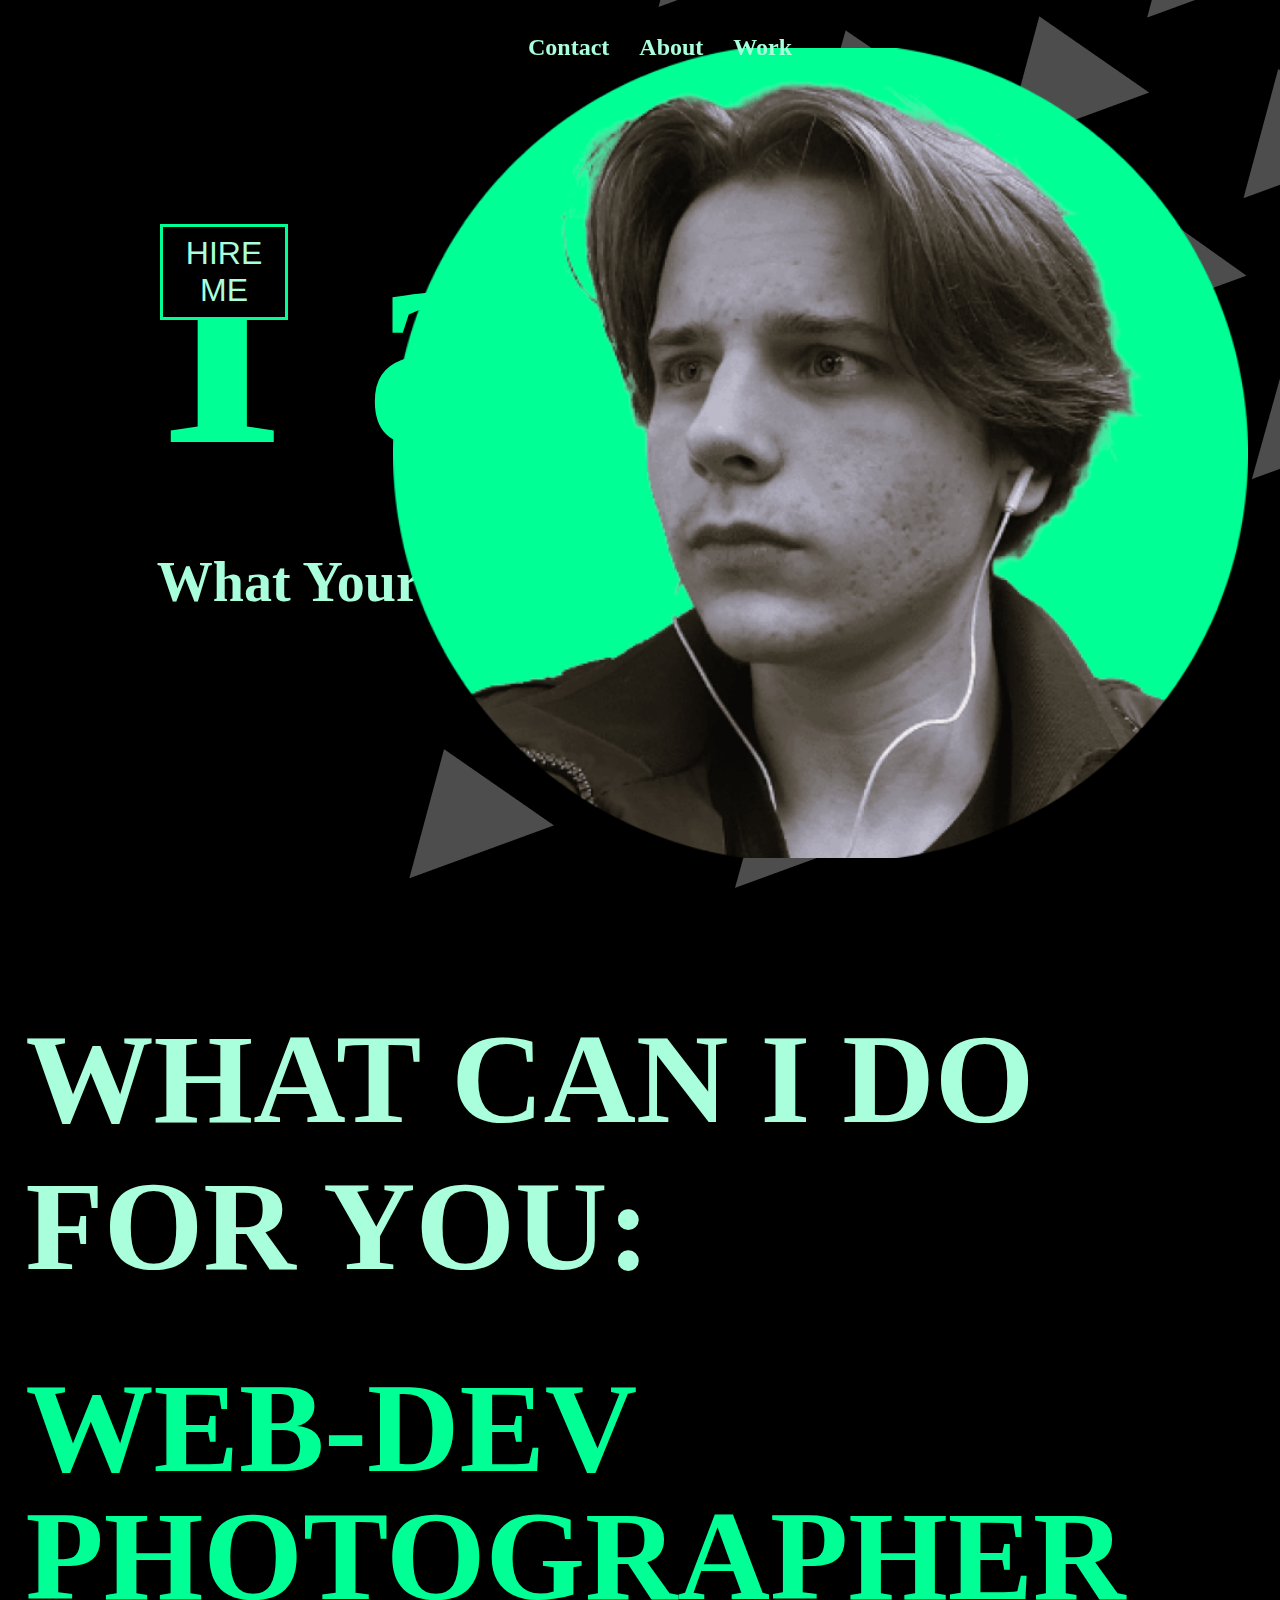
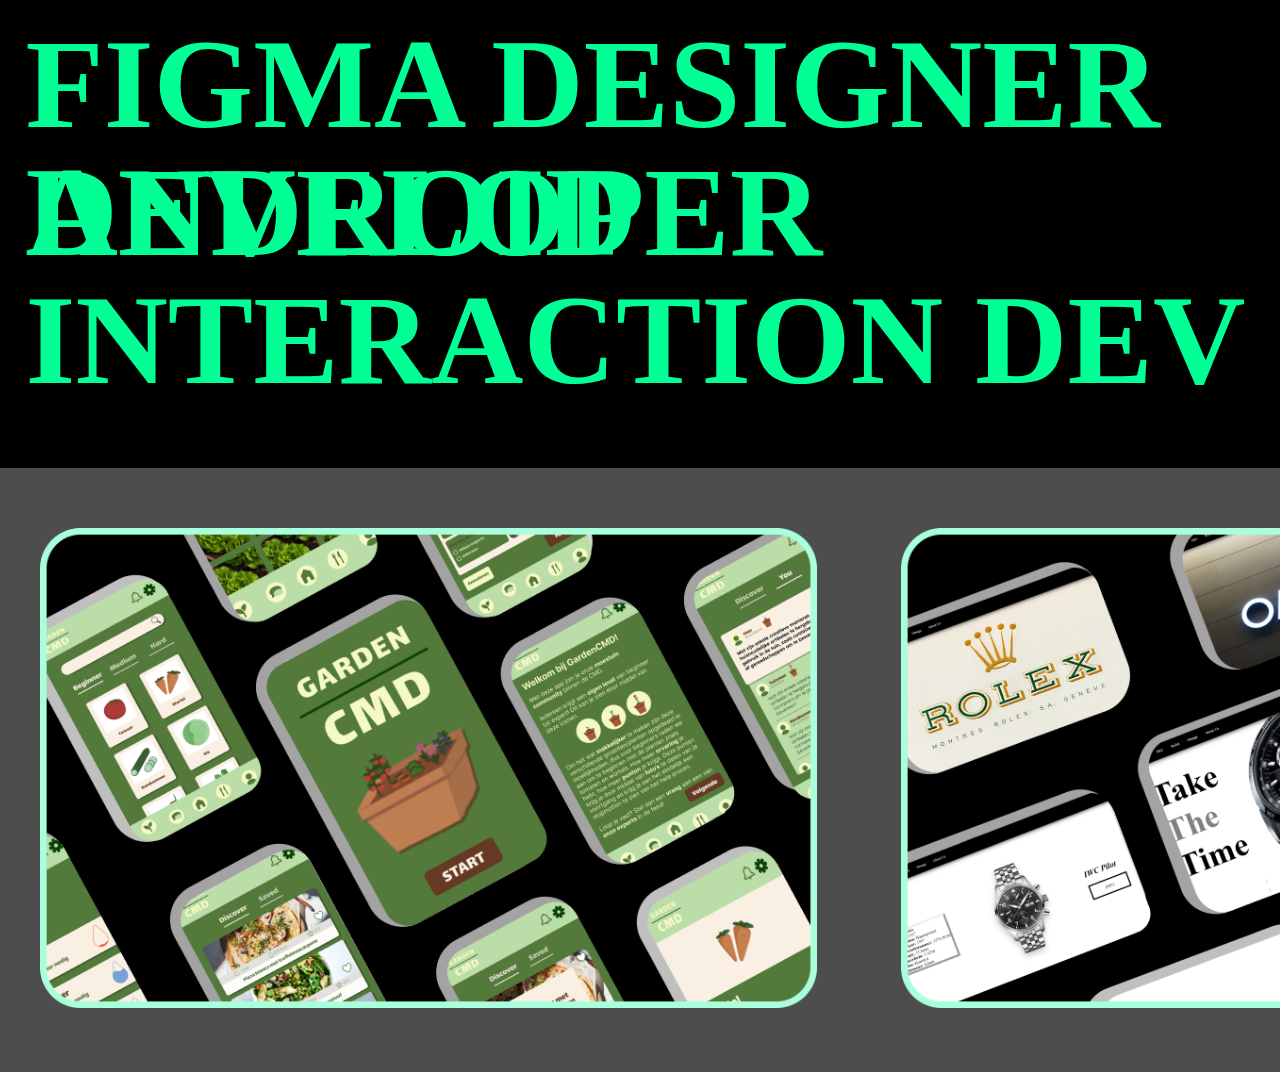
<file: index.html>
<!-- Inspo: https://www.juulvrasdonk.nl/ -->

<!DOCTYPE html>
<html lang="en">
<head>
    <meta charset="UTF-8">
    <meta name="viewport" content="width=device-width, initial-scale=1.0">
    <link rel="stylesheet" href="style.css">
    <title>Portfolio</title>
</head>
<body>
    <header class="navbar">
        <div class="container">
          <nav>
            <ul>
              <li><a href="#contact">Contact</a></li>
              <li><a href="#about">About</a></li>
              <li><a href="#work">Work</a></li>
            </ul>
          </nav>
        </div>
    </header>
    <main>
        <section id="contact">
          <article>
            <h1>I am</h1>
            <h2>What Your Business Needs</h2>
            <img src="img/faceshot.png">
            <img src="img/arrow_bg.png">
            <button>HIRE ME</button>
          </article>
        </section>
        <section id="about">
          <h2>WHAT CAN I DO FOR YOU:</h2>
          <article><h3>WEB-DEV</h3></article>
          <article><h3>PHOTOGRAPHER</h3></article>
          <article><h3>FIGMA DESIGNER</h3></article>
          <article><h3>ANDROID DEVELOPER</h3></article>
          <article><h3>INTERACTION DEV</h3></article>
        </section>
        <section id="work">
          <div class="work-slide">
            <img src="img/GaredenCMD.png">
            <img src="img/Take_The_Time.png">
            <img src="img/Boeken_Zoeker.png">
            <img src="img/Generation_Goals.png">
            <img src="img/Mario_JS_Game.png">
            <img src="img/NAO_Control_App.png">
            <img src="img/Mclaren_Replica.png">
          </div>
          <div class="work-slide">
            <img src="img/GaredenCMD.png">
            <img src="img/Take_The_Time.png">
            <img src="img/Boeken_Zoeker.png">
            <img src="img/Generation_Goals.png">
            <img src="img/Mario_JS_Game.png">
            <img src="img/NAO_Control_App.png">
            <img src="img/Mclaren_Replica.png">
          </div>
        </section>
    </main>
</body>
</html>
</file>
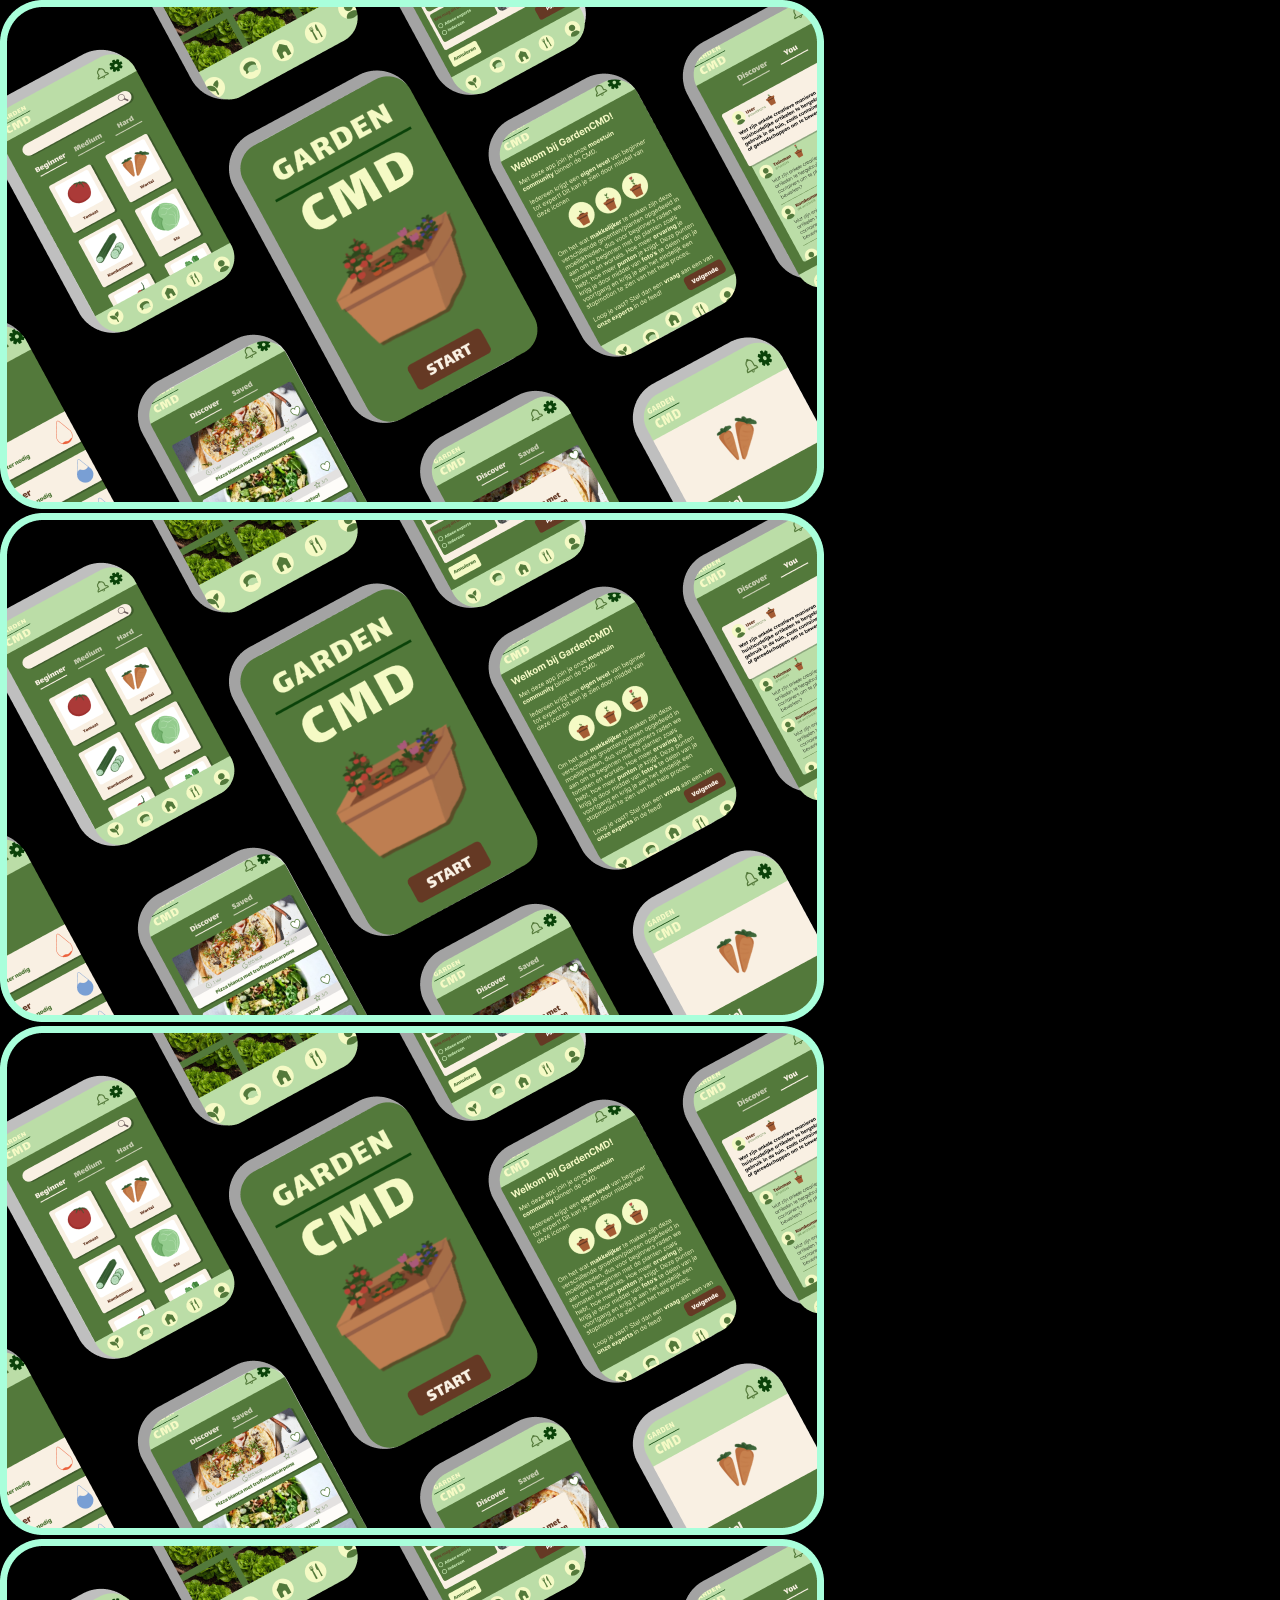
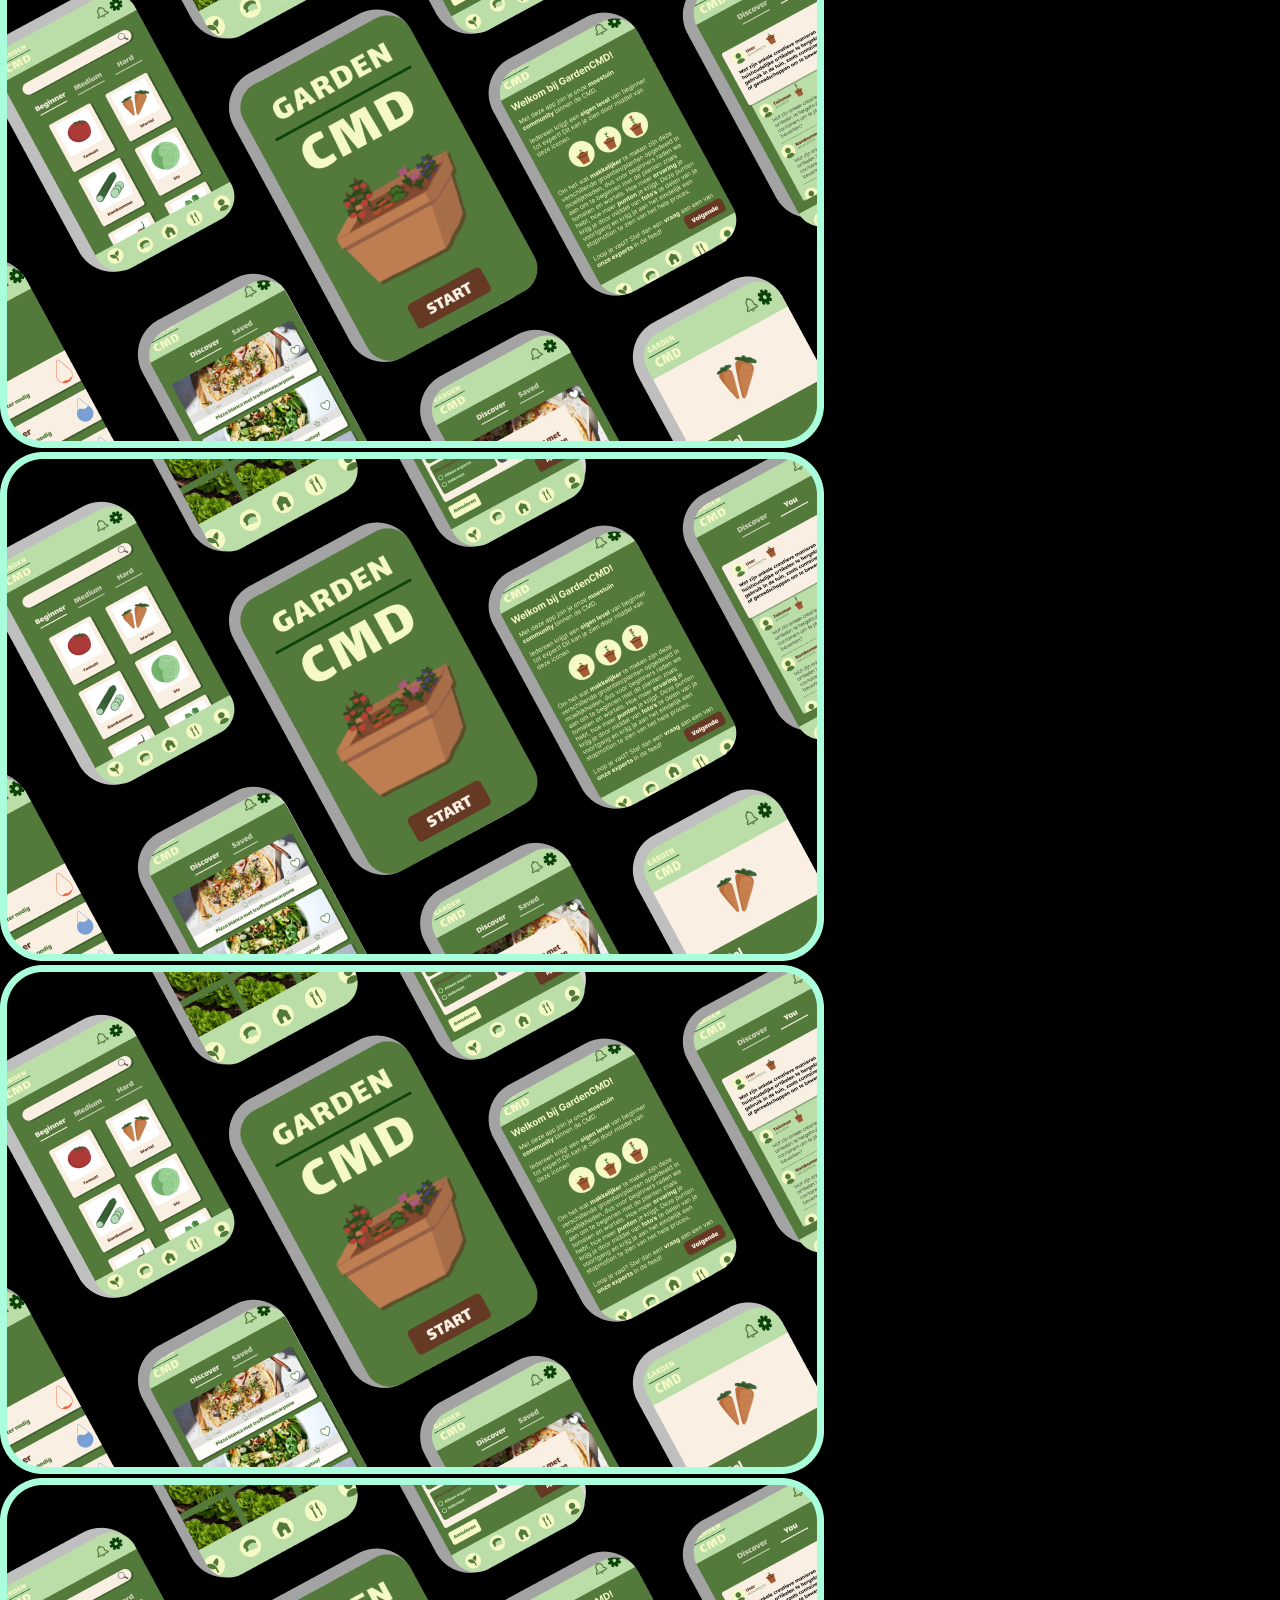
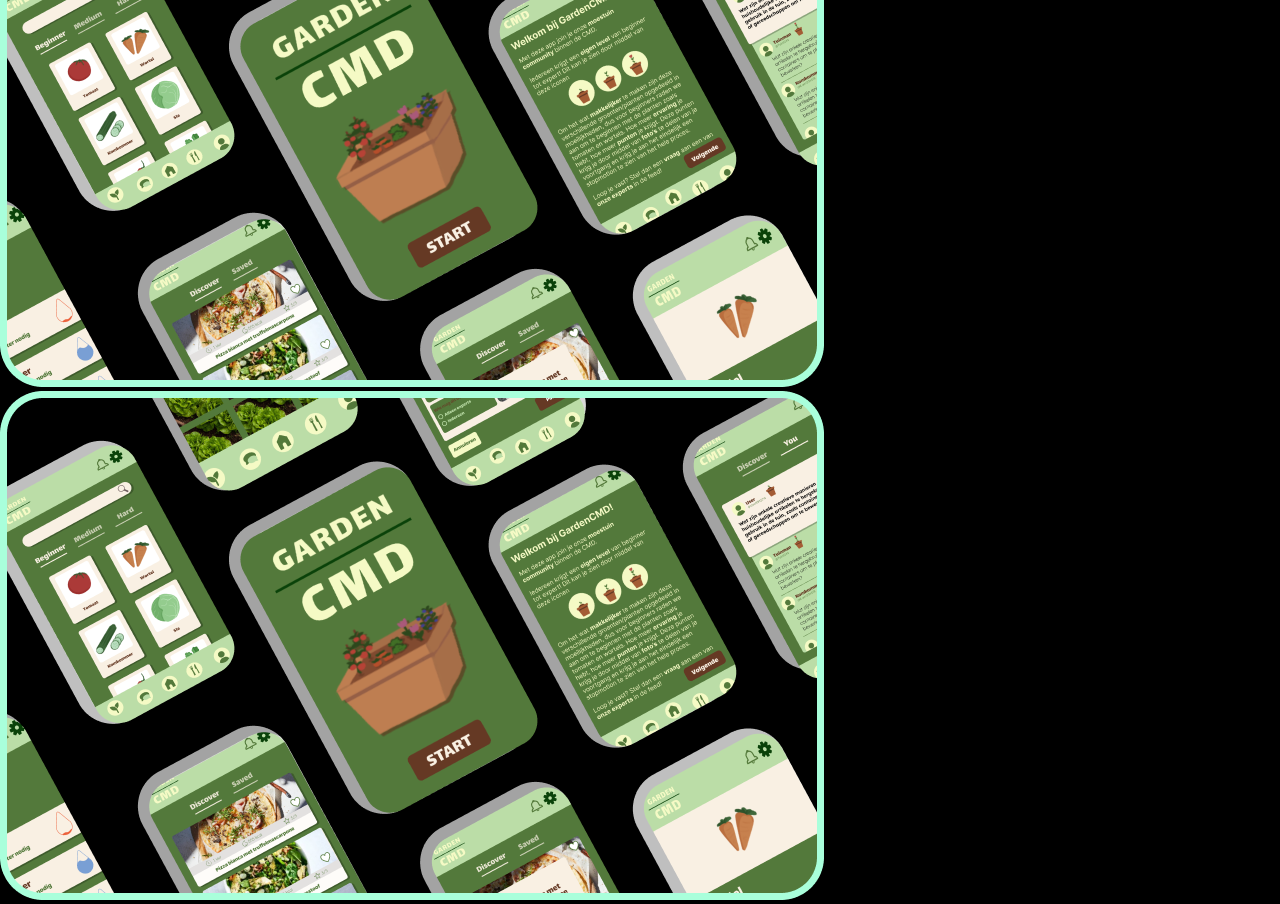
<file: work.html>
<!DOCTYPE html>
<html lang="en">
<head>
    <meta charset="UTF-8">
    <meta name="viewport" content="width=device-width, initial-scale=1.0">
    <title>Document</title>
    <link rel="stylesheet" href="style.css">
</head>
<body class="t">
    <main class="t">
        <section class="carousel">
          <div class="carousel-images">
            <img src="img/GaredenCMD.png" alt="Image 1">
            <img src="img/GaredenCMD.png" alt="Image 2">
            <img src="img/GaredenCMD.png" alt="Image 3">
            <img src="img/GaredenCMD.png" alt="Image 4">
            <!-- Duplicate images to ensure smooth looping -->
            <img src="img/GaredenCMD.png" alt="Image 1">
            <img src="img/GaredenCMD.png" alt="Image 2">
            <img src="img/GaredenCMD.png" alt="Image 3">
            <img src="img/GaredenCMD.png" alt="Image 4">
          </div>
        </section>
      </main>      
</body>
</html>
</file>
<file: style.css>
:root{
  --bg: black;
  --primair-color: #00ff94;
  --secondaire-color: #a9ffdb;
  --accent-color: #4D4D4D;
}

body{
    background-color: black;
    overflow-x: hidden;
}

/* Navigation */
.navbar {
    font-size: 1.5em;
    position: fixed;
    width: 100%;
    top: 0;
    z-index: 1000;
    padding: 10px 0;
  }
  
  .navbar nav ul {
    list-style: none;
    display: flex;
    justify-content: center;
  }
  
  .navbar nav ul li {
    margin: 0 15px;
  }
  
  .navbar nav ul li a {
    text-decoration: none;
    color: var(--secondaire-color);
    font-weight: bold;
  }
  
  .navbar nav ul li a:hover {
    color: var(--accent-color);
  }


  body{
    margin: 0;
  }

  section:first-of-type{
    height: 100vh;
  }

  h1{
    color: var(--primair-color);
    font-size: 6em;
  }

  h2{
    color: var(--secondaire-color);
    font-size: 2.5em;
  }

  article:first-of-type h1:first-of-type{
    position: absolute;
    left: .5em;
    font-size: 20em;
    top: -.2em;
  }

  article:first-of-type h2:first-of-type{
    position: absolute;
    left: 2.8em;
    top: 9em;
    font-size: 3.5em;
  }

  button{
    position: absolute;
    top: 7em;
    left: 5em;
    font-size: 2em;
    border: solid var(--primair-color);
    background-color: black;
    color: var(--secondaire-color);
    width: 4em;
    height: 3em;
    box-shadow: var(--secondaire-color);
}

  section:first-of-type article{
    position: relative;
  }

  article:first-of-type img{
    position: absolute;
    top: -10em;
    right: -1em;
  }

  article:first-of-type img:first-of-type{
    z-index: 1;
    top: 3em;
    right: 2em;
    height: 90vh;
  }

  section:nth-of-type(2) h2{
    font-size: 8em;
    padding-left: .2em;
  }

  section:nth-of-type(2) article h3{
    color: var(--primair-color);
    font-size: 8em;
    line-height: 0;
    padding-left: .2em;
  }

  section:nth-of-type(2) article{
    background-color: var(--bg);
  }

  section:nth-of-type(2) article:hover{
    background-color: var(--primair-color);
  }
  section:nth-of-type(2) article h3:hover{
    color: var(--secondaire-color);
  }
  
  /* .t{
  margin: 0;
}
.t section{
  background-color: rgb(20, 20, 20);
  display: flex;
  justify-content: center;
  width: 100vw;
  height: 100vh;
  perspective: 100px;
  transition: 2s;
  animation-name: animation;
  animation-duration: 4s;
}
.t section img{
  position: relative;
  width: 30vw;
  height: 40vh;
  perspective: 100em;
  animation-name: animation;
  transform: rotateX(-5deg);
  transition: 200ms;
  animation-duration: 5s;
}

@keyframes animation{
  0%{
      align-items: end;
      transform: rotateX(5deg);
  }
  50%{
      align-items: center;
      transform: rotateX(0deg);
  }
  100%{
      align-items: start;
      transform: rotateX(-5deg);
  }
} */

/* Carousel container */
section#work {
  overflow: hidden;
  padding: 60px 0;
  background-color: var(--accent-color);
  white-space: nowrap;
}

.work-slide{
  display: inline-block;
  animation: 20s slide infinite linear;
}

.work-slide img{
  height: 30em;
  margin: 0 40px;
}

/* Keyframes for continuous scrolling */
@keyframes slide {
  0% {
    transform: translateX(0); /* Start from the initial position */
  }
  100% {
    transform: translateX(-100%); /* Move the entire set of images to the left */
  }
}

.carousel-images img:hover {
  transform: rotateX(20deg); /* Stops rotation on hover */
}

.work-slide img:hover {
  transform: rotateX(20deg); /* Stops rotation on hover */
}
</file>
